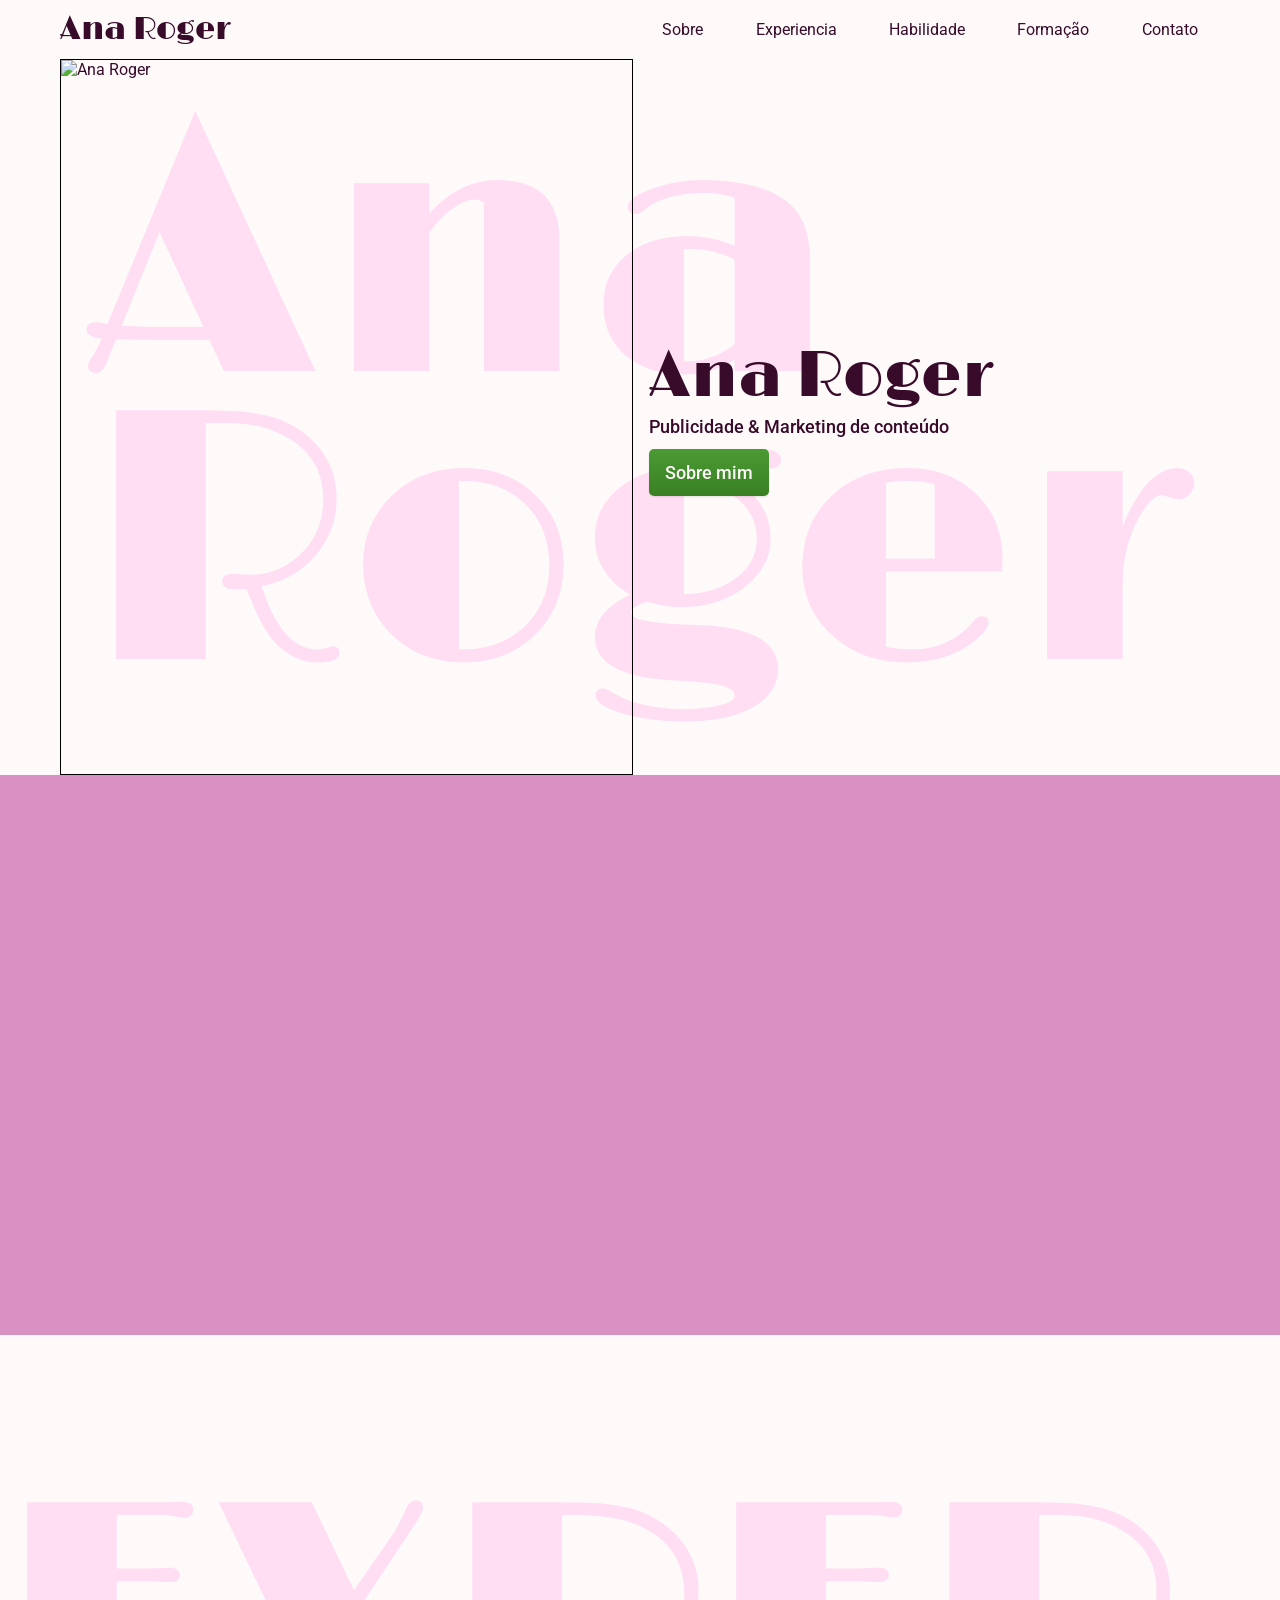
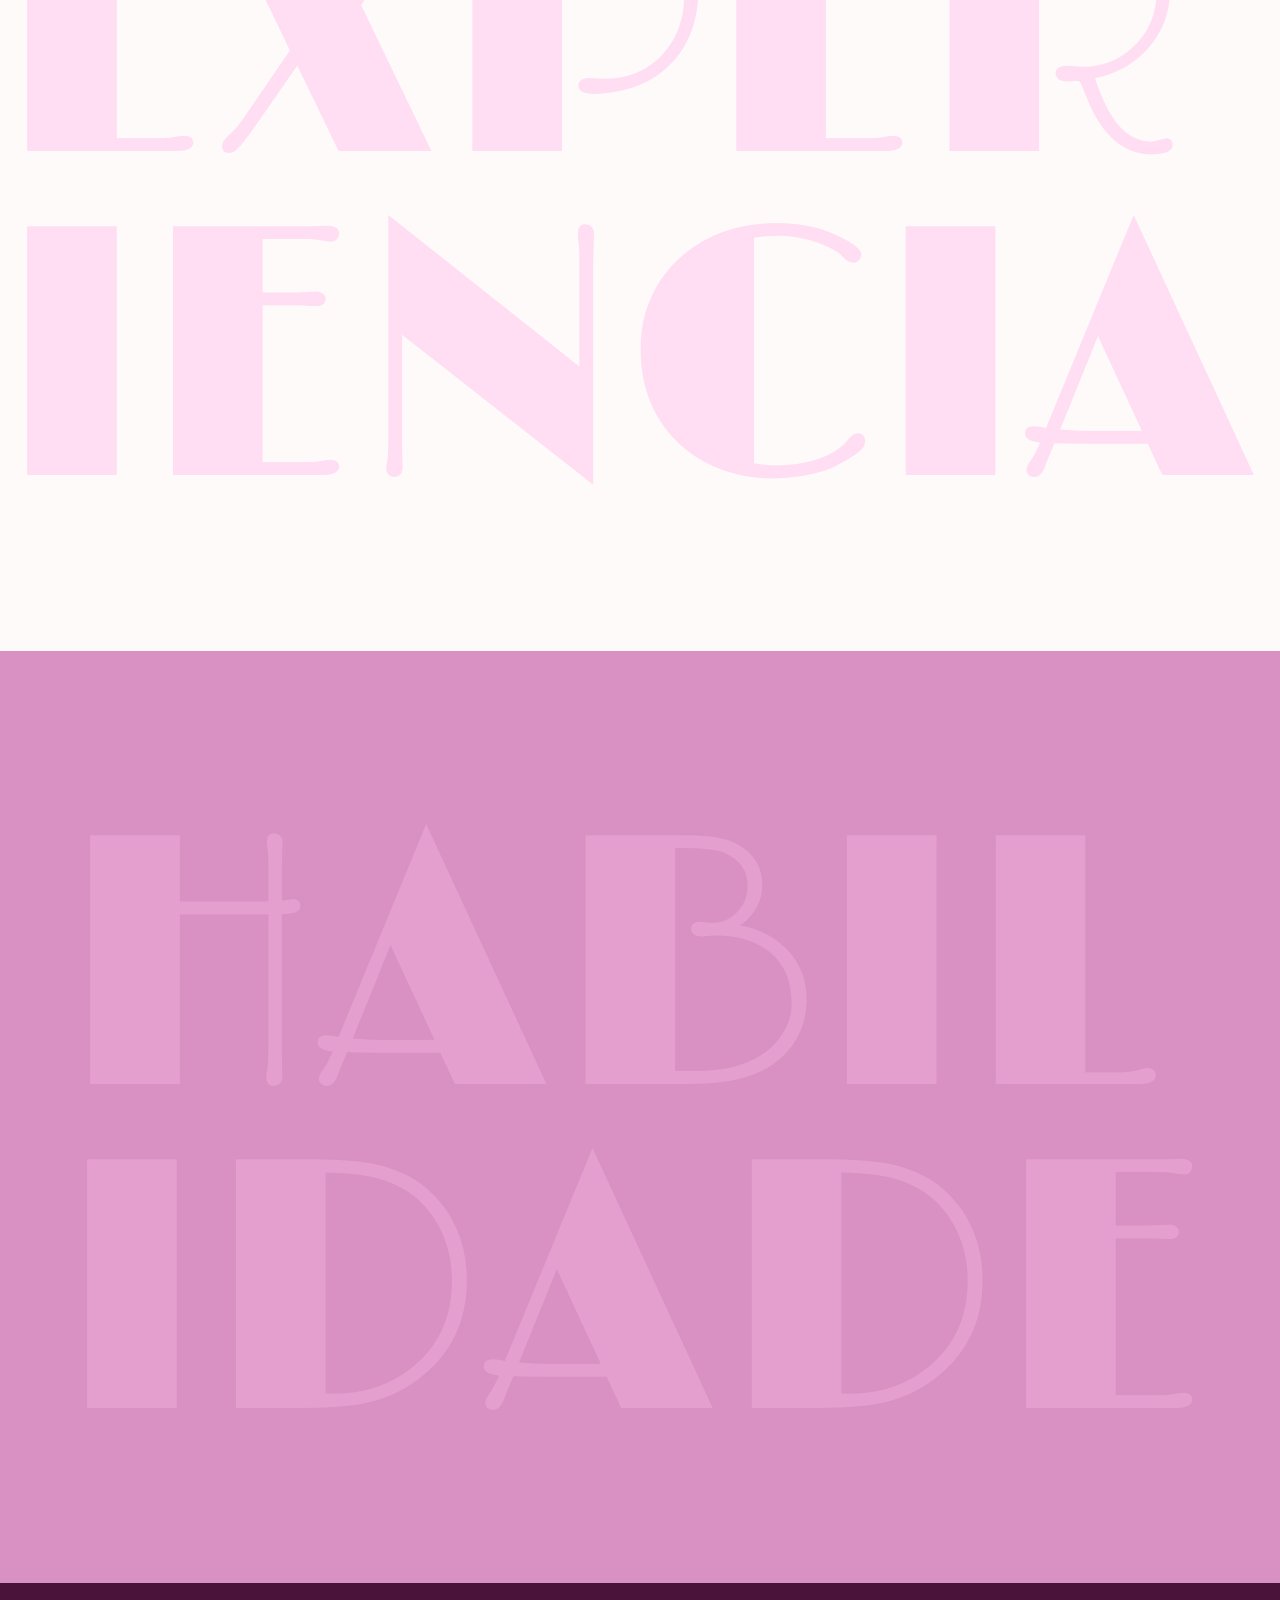
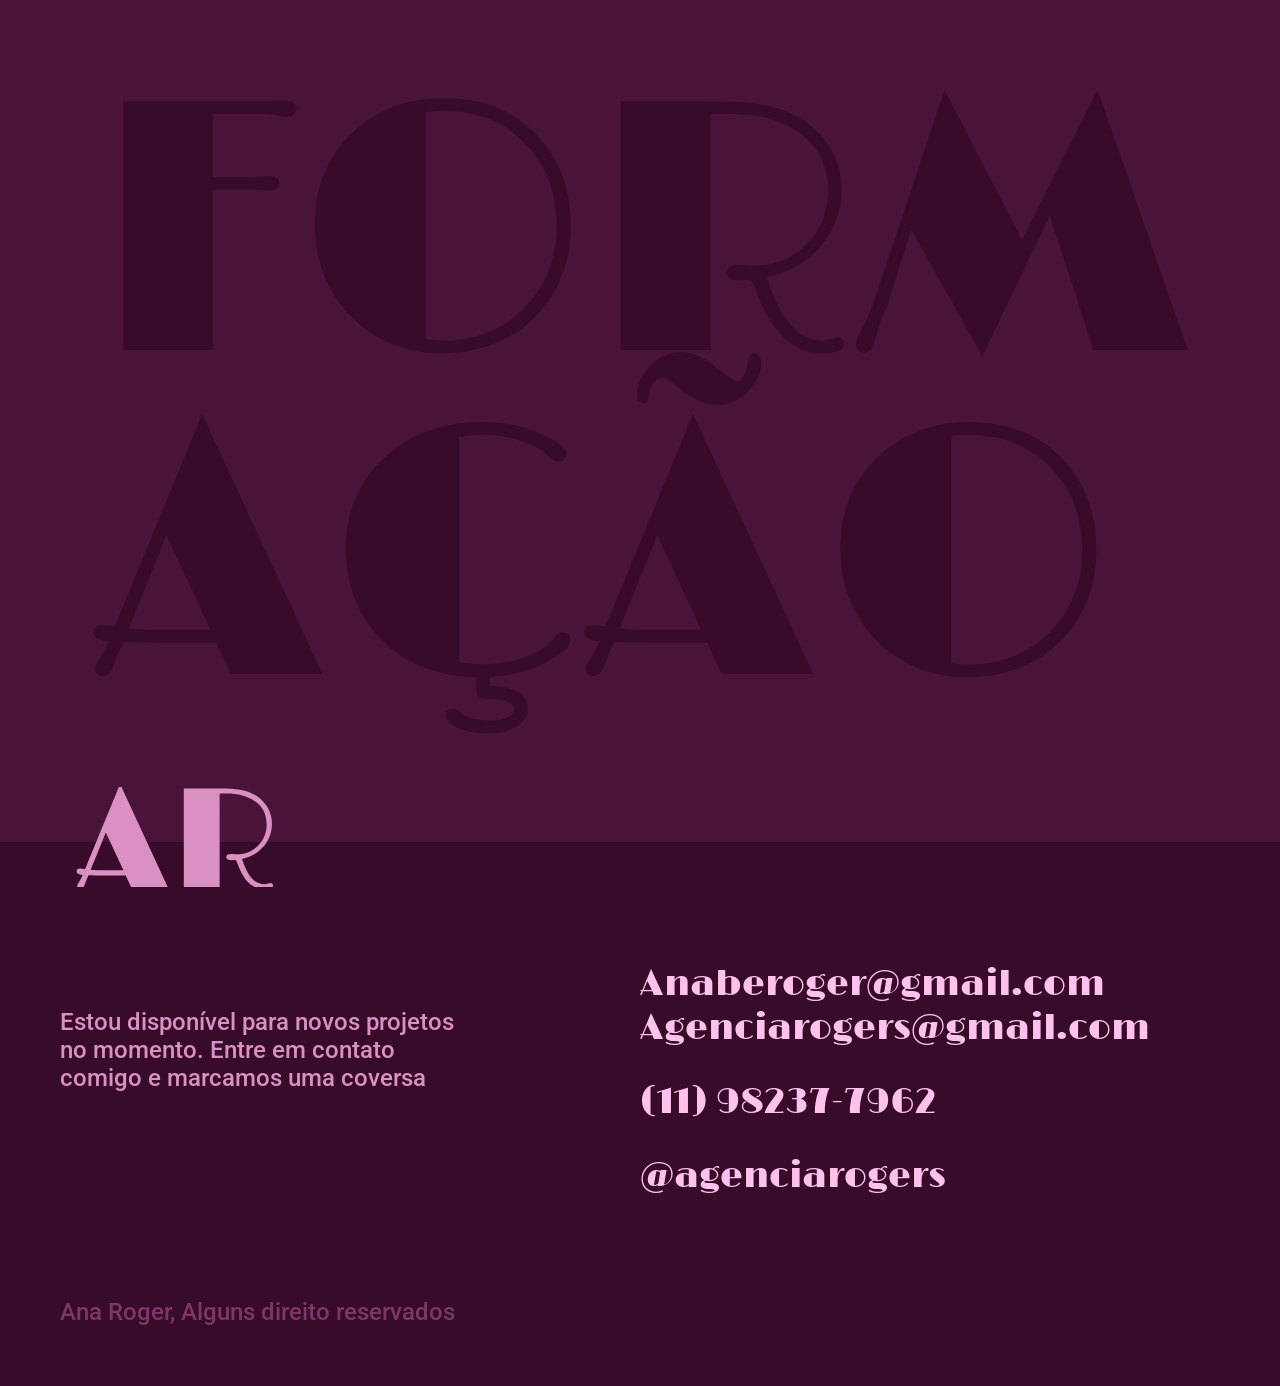
<file: index.html>
<!DOCTYPE html>
<html lang="pt-br">
  <head>
    <meta charset="UTF-8" />
    <meta name="viewport" content="width=device-width, initial-scale=1.0" />
    <link rel="stylesheet" href="./styles/index.css" />
    <link rel="preconnect" href="https://fonts.googleapis.com" />
    <link rel="preconnect" href="https://fonts.gstatic.com" crossorigin />
    <link
      href="https://fonts.googleapis.com/css2?family=Limelight&family=Roboto:ital,wght@0,100..900;1,100..900&display=swap"
      rel="stylesheet"
    />
    <title>Ana Roger</title>
    <script>
      document.documentElement.className += "js";
    </script>
  </head>
  <body>
    <header class="header">
      <div class="header-container container">
        <a href="#">
          <h3 class="logo">Ana Roger</h3>
        </a>
        <ul>
          <li class="link">
            <a href="#sobre">Sobre</a>
          </li>
          <li class="link">
            <a href="#exp">Experiencia</a>
          </li>
          <li class="link">
            <a href="#hab">Habilidade</a>
          </li>
          <li class="link">
            <a href="#for">Formação</a>
          </li>
          <li class="link">
            <a href="#contato">Contato</a>
          </li>
        </ul>
      </div>
    </header>

    <main class="introducao">
      <div class="introducao-content container">
        <picture class="fadeInDown" data-anime="800">
          <source media="(max-width: 800px)" data-anime='left' />
          <!-- srcset="./img/bicicletas/nimbus.jpg" -->
          <!-- src="./img/fotos/introducao.jpg" -->
          <img width="1280" height="1600" alt="Ana Roger" data-anime='left' />
        </picture>
        <div class="introducao-dados" data-anime='right'>
          <h1>Ana Roger</h1>
          <p>Publicidade & Marketing de conteúdo</p>
          <a class="btn" href="#sobre">Sobre mim</a>
        </div>
      </div>
    </main>

    <article class="sobre" id="sobre">
      <h1 data-anime='top'>Sobre mim.</h1>
      <p data-anime='top'>
        Olá! Sou Ana Beatriz, uma apaixonada por Publicidade e Propaganda, com
        21 anos e atualmente no segundo ano de curso. Há três anos, mergulhei no
        universo das redes sociais como Social Media, onde desenvolvo
        estratégias criativas e envolventes.
      </p>
    </article>

    <article class="experiencia" id="exp">
      <div class="experiencia-content container">
        <h2 class="text-decoretion" data-anime='left'>
          Expe <br />
          rien <br />
          cia
        </h2>
        <h2 class="text-decoretion-mobile" data-anime='top'>Experiencia</h2>
        <div class="experiencia-dados">
          <p data-anime='right'>
            Minha mais recente experiência acadêmica foi o mestrado que fiz no
            exterior em UX Design. Além disso me mantenho sempre atualizado com
            cursos intensivos online.
          </p>
          <ul class="experiencia-empresa">
            <li class="experiencia-empresa-dados" data-anime='right'>
              <div>
                <p>05/2024 - atual</p>
                <small>Estagio</small>
              </div>
              <h3>Empresa um</h3>
              <p>
                Desenvolvo pequenosprojetos como o Bikcraft utilizando apenas
                HTML, CSS e JavaScript. Para aplicativos web como a rede social
                Dogs.
              </p>
            </li>
            <li class="experiencia-empresa-dados" data-anime='right'>
              <div>
                <p>05/2024 - atual</p>
                <small>Estagio</small>
              </div>
              <h3>Empresa um</h3>
              <p>
                Desenvolvo pequenosprojetos como o Bikcraft utilizando apenas
                HTML, CSS e JavaScript. Para aplicativos web como a rede social
                Dogs.
              </p>
            </li>
          </ul>
        </div>
      </div>
    </article>

    <article class="habilidade" id="hab">
      <div class="habilidade-content container">
        <h2 class="text-decoretion" data-anime='left'>
          Hab <br />
          ilid <br />
          ade
        </h2>
        <h2 class="text-decoretion-mobile">Habilidade</h2>
        <ul class="habilidade-list">
          <li class="habilidade-item" data-anime='top'>
            <h4>Design Gráfico</h4>
            <p>
              Desenvolvo pequenosprojetos como o Bikcraft utilizando apenas
              HTML, CSS e JavaScript. Para aplicativos web como a rede social
              Dogs.
            </p>
          </li>
          <li class="habilidade-item" data-anime='top'>
            <h4>Roteirização</h4>
            <p>
              Desenvolvo pequenosprojetos como o Bikcraft utilizando apenas
              HTML, CSS e JavaScript. Para aplicativos web como a rede social
              Dogs.
            </p>
          </li>
          <li class="habilidade-item" data-anime='top'>
            <h4>Trabalho em Equipe</h4>
            <p>
              Desenvolvo pequenosprojetos como o Bikcraft utilizando apenas
              HTML, CSS e JavaScript. Para aplicativos web como a rede social
              Dogs.
            </p>
          </li>
          <li class="habilidade-item" data-anime='top'>
            <h4>Criação de Estratégia</h4>
            <p>
              Desenvolvo pequenosprojetos como o Bikcraft utilizando apenas
              HTML, CSS e JavaScript. Para aplicativos web como a rede social
              Dogs.
            </p>
          </li>
          <li class="habilidade-item" data-anime='top'>
            <h4>Relatórios</h4>
            <p>
              Desenvolvo pequenosprojetos como o Bikcraft utilizando apenas
              HTML, CSS e JavaScript. Para aplicativos web como a rede social
              Dogs.
            </p>
          </li>
        </ul>
      </div>
    </article>

    <article class="formacao" id="for">
      <div class="formacao-content container" data-anime='right'>
        <h2 class="text-decoretion cor-1">
          For <br />
          maç <br />
          ão
        </h2>
        <h2 class="text-decoretion-mobile cor-1">Formação</h2>
        <div class="formacao-dados">
          <p class="cor-1">
            Minha mais recente experiência acadêmica foi o mestrado que fiz no
            exterior em UX Design. Além disso me mantenho sempre atualizado com
            cursos intensivos online.
          </p>
          <ul class="formacao-list">
            <li class="formacao-item">
              <small>Bacharel</small>
              <h2>Publicidade</h2>
              <p>CEUNSP</p>
            </li>
            <li class="formacao-item">
              <small>Bacharel</small>
              <h2>Publicidade</h2>
              <p>CEUNSP</p>
            </li>
            <li class="formacao-item">
              <small>Bacharel</small>
              <h2>Publicidade</h2>
              <p>CEUNSP</p>
            </li>
          </ul>
          <div class="list-cur">
            <h5 class="cor-1">Cursos Intensivos</h5>
            <ul class="item-cur">
              <li>
                <p class="cor-1">UX Design & UI Design</p>
                <small class="cor-1">57h</small>
              </li>
              <li class="cor-1">
                <p>Front End para Iniciante</p>
                <small>48h</small>
              </li>
            </ul>
          </div>
          <div class="list-idi">
            <h5 class="cor-1">Idiomas</h5>
            <ul class="item-idi">
              <li>
                <p class="cor-1">
                  Ingles
                  <span> / fluente </span>
                </p>
              </li>
              <li>
                <p class="cor-1">
                  Espanhol
                  <span> / intermediário </span>
                </p>
              </li>
            </ul>
          </div>
        </div>
      </div>
    </article>

    <footer class="footer" id="contato">
      <div class="footer-content container">
        <p class="cor-1" data-anime='left'>
          Estou disponível para novos projetos no momento. Entre em contato
          comigo e marcamos uma coversa
        </p>
        <div class="contato" data-anime='right'>
          <div class="link">
            <a href="#">Anaberoger@gmail.com</a>
            <a href="#">Agenciarogers@gmail.com</a>
          </div>
          <a href="#">(11) 98237-7962</a>
          <a href="#">@agenciarogers</a>
        </div>
        <p class="copy">Ana Roger, Alguns direito reservados</p>
      </div>
    </footer>

    <script src="./js/scripe.js"></script>
  </body>
</html>
</file>
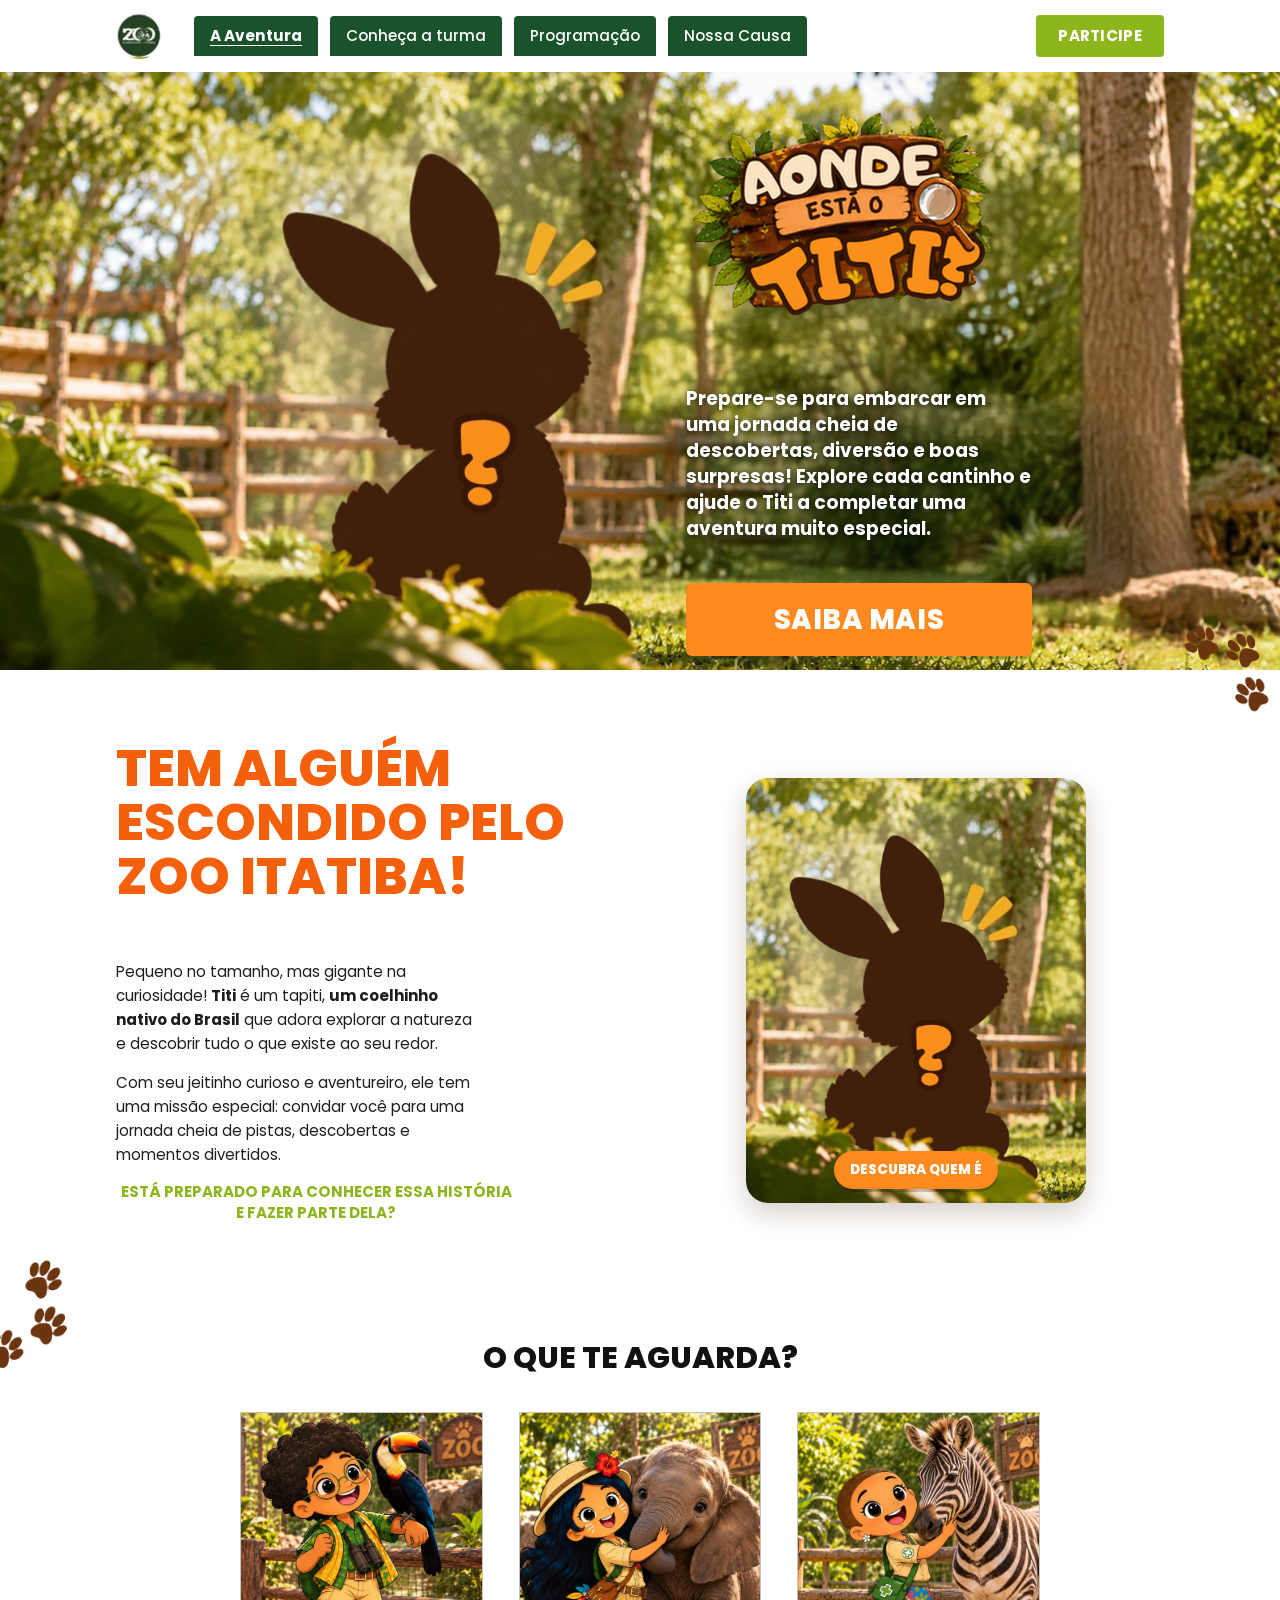
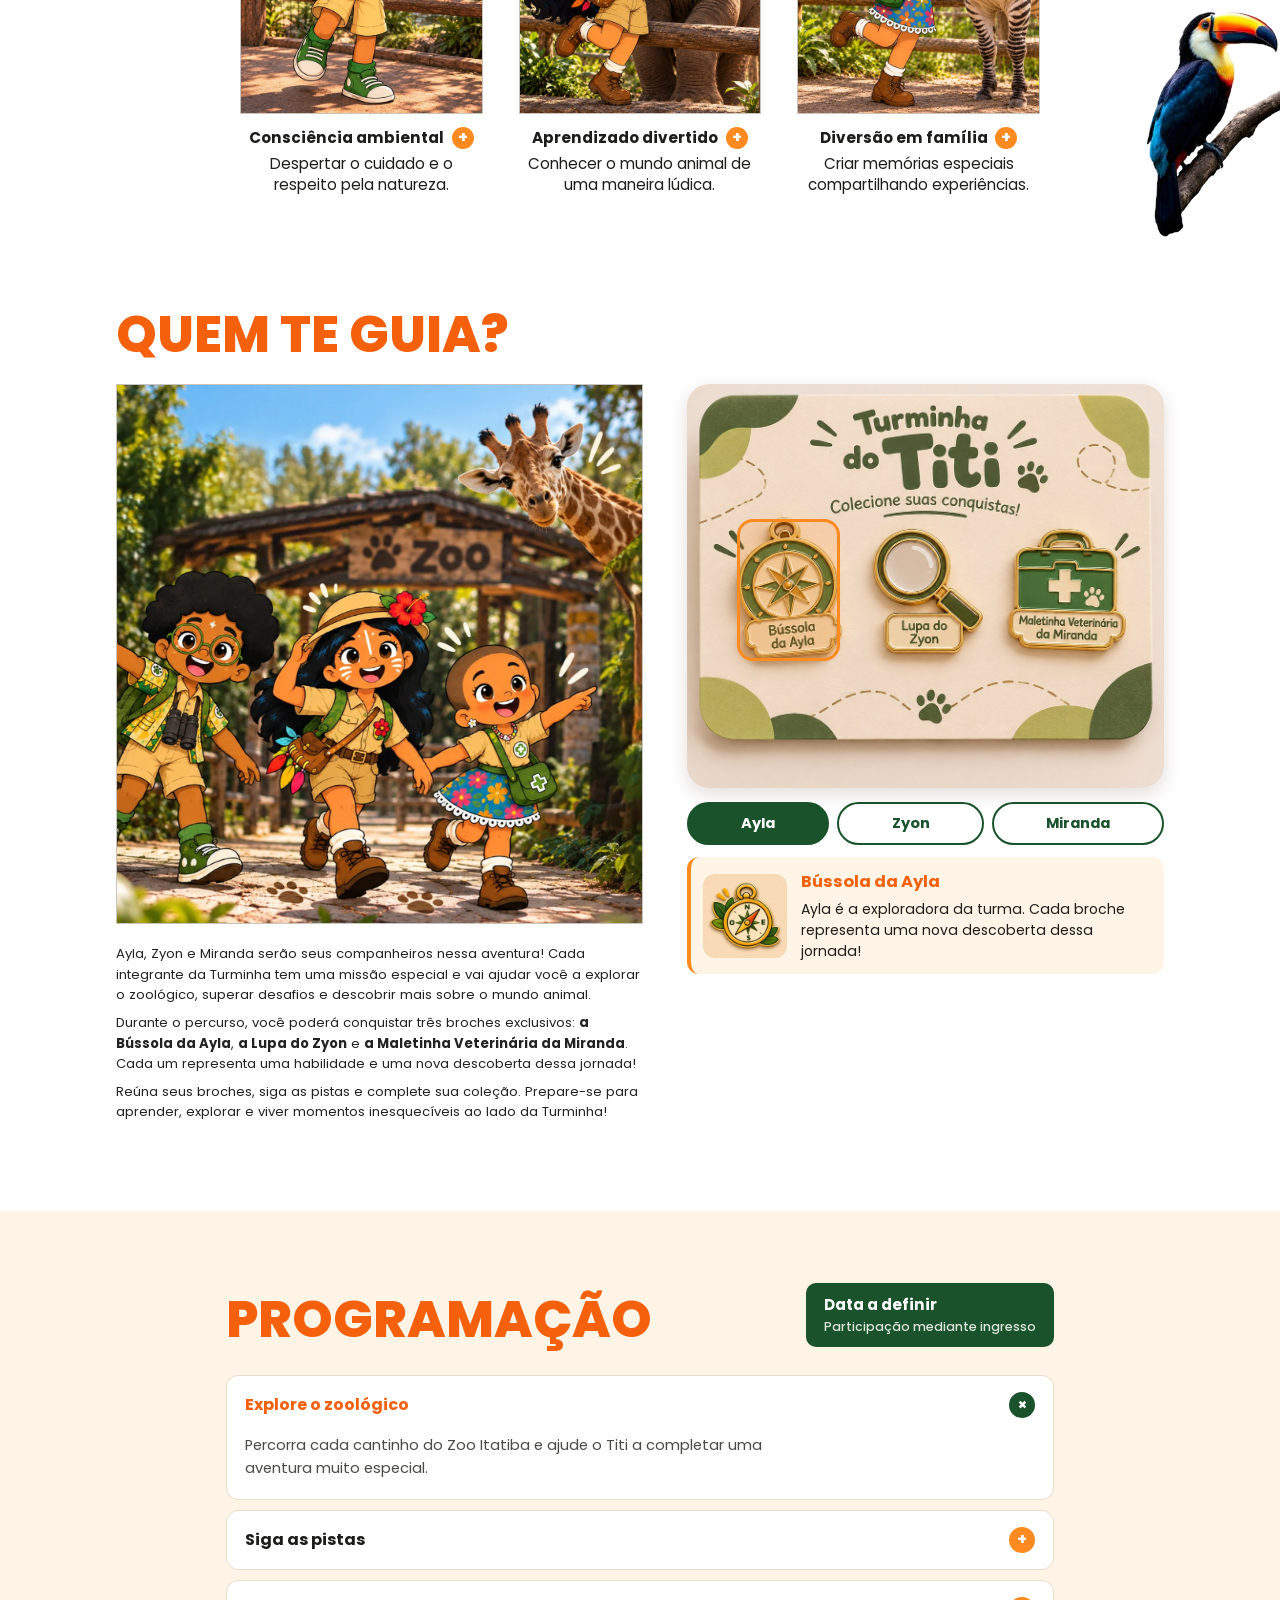
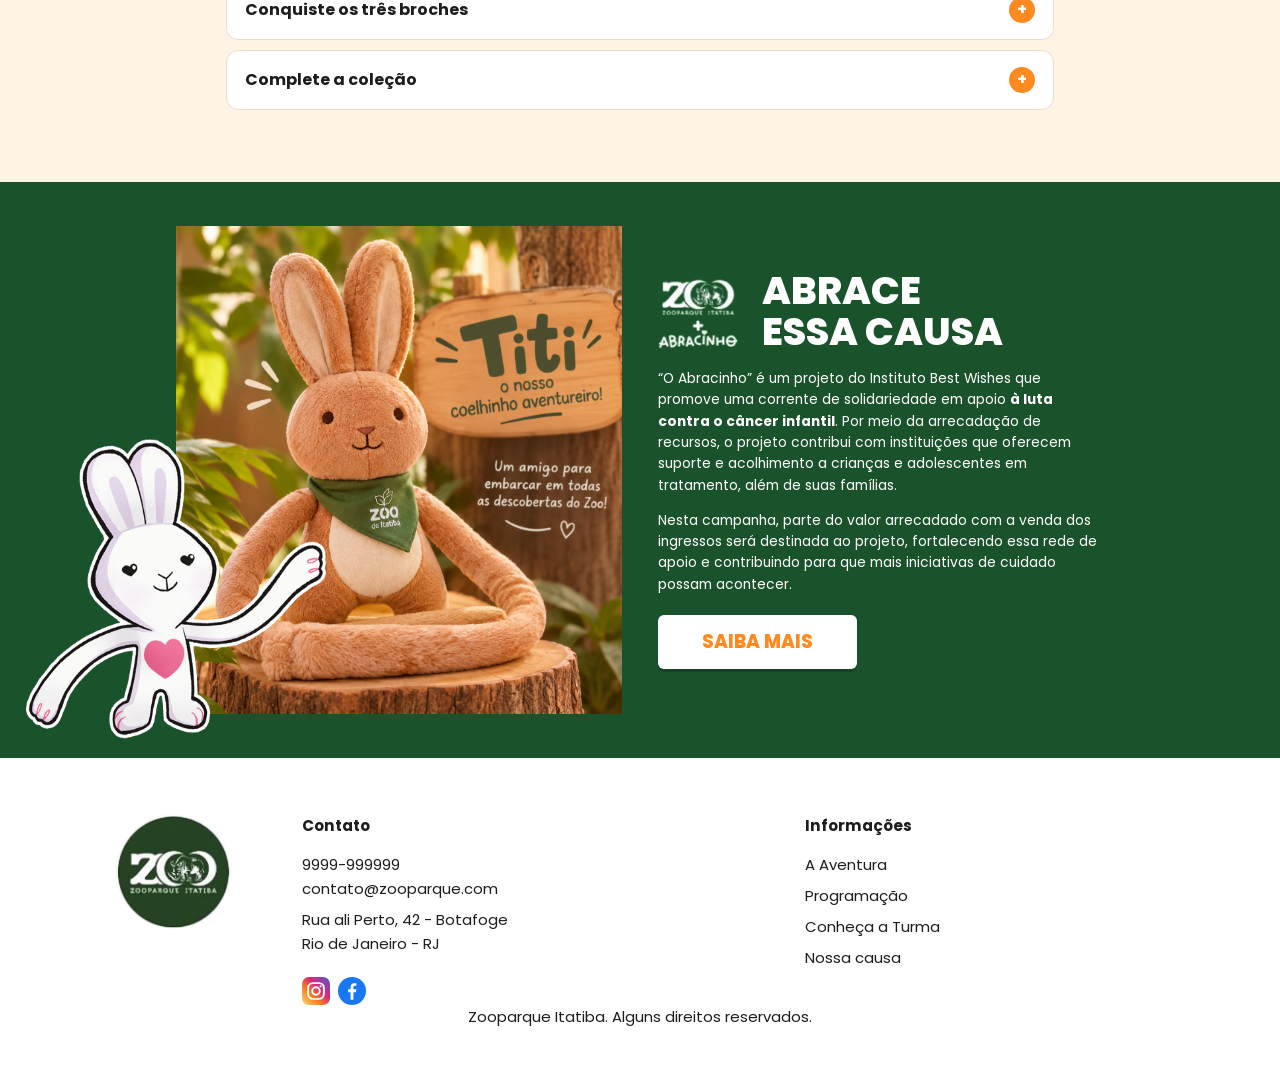
<file: aondeestaotiti/index.html>
<!DOCTYPE html>
<html lang="pt-br">
<head>
  <meta charset="UTF-8">
  <meta name="viewport" content="width=device-width, initial-scale=1.0">
  <title>Aonde Está o Titi?</title>
<meta name="claude:viewport-fit-sides" content="cover">
<link rel="preconnect" href="https://fonts.googleapis.com">
<link rel="preconnect" href="https://fonts.gstatic.com" crossorigin>
<link rel="stylesheet" href="https://fonts.googleapis.com/css2?family=Poppins:wght@400;500;600;700;800&display=swap">
<link rel="stylesheet" href="styles.css">
<link rel="icon" href="./img/logo-foot.jpg">
</head>
<body>
  <header class="site-header">
    <div class="wrap">
      <a class="brand" href="#aventura" aria-label="Zooparque Itatiba, início"><img src="img/logo-head.png" alt="Zooparque Itatiba" width="46" height="46"></a>
      <nav class="nav" id="nav" aria-label="Seções da página">
        <a href="#aventura" aria-current="true">A Aventura</a>
        <a href="#turma">Conheça a turma</a>
        <a href="#programacao">Programação</a>
        <a href="#causa">Nossa Causa</a>
      </nav>
      <button class="btn-participe" type="button" data-open-modal>Participe</button>
      <button class="burger" id="burger" type="button" aria-expanded="false" aria-controls="nav" aria-label="Abrir menu"><span></span></button>
    </div>
  </header>
  
  <main>
    <section class="hero" id="aventura" aria-label="Aonde está o Titi?">
      <div class="hero-stage">
        <div class="hero-media">
          <img class="hero-bg" src="img/hero.jpg" alt="Silhueta do coelhinho Titi escondido entre as árvores do zoológico" width="1265" height="589">
          <img class="hero-logo" src="img/logo-aonde.png" alt="Aonde está o Titi?" width="651" height="507">
        </div>
        <div class="hero-copy">
          <p>Prepare-se para embarcar em uma jornada cheia de descobertas, diversão e boas surpresas! Explore cada cantinho e ajude o Titi a completar uma aventura muito especial.</p>
          <a class="btn-orange" href="#titi">Saiba mais</a>
        </div>
      </div>
    </section>
  
    <section class="intro" id="titi">
      <img class="paws-r" src="img/patas1.png" alt="" aria-hidden="true">
      <img class="paws-l" src="img/patas2.png" alt="" aria-hidden="true">
      <div class="wrap">
        <div class="intro-text">
          <h2 class="h-orange">Tem alguém escondido pelo Zoo Itatiba!</h2>
          <p>Pequeno no tamanho, mas gigante na curiosidade! <strong>Titi</strong> é um tapiti, <strong>um coelhinho nativo do Brasil</strong> que adora explorar a natureza e descobrir tudo o que existe ao seu redor.</p>
          <p>Com seu jeitinho curioso e aventureiro, ele tem uma missão especial: convidar você para uma jornada cheia de pistas, descobertas e momentos divertidos.</p>
          <p class="tagline">Está preparado para conhecer essa história e fazer parte dela?</p>
        </div>
        <button class="reveal" id="reveal" type="button" aria-pressed="false" aria-label="Toque para descobrir quem está escondido">
          <span class="reveal-inner">
            <span class="face front">
              <img src="img/silhueta.jpg" alt="Silhueta do Titi com um ponto de interrogação">
              <span class="reveal-label">Descubra quem é</span>
            </span>
            <span class="face back">
              <img src="img/titi-foto.jpg" alt="Titi, o coelhinho aventureiro de pelúcia, com lenço verde do Zoo">
              <span class="reveal-label">Oi, eu sou o Titi!</span>
            </span>
          </span>
        </button>
      </div>
    </section>
  
    <section class="aguarda" aria-labelledby="t-aguarda">
      <div class="wrap">
        <h2 id="t-aguarda">O que te aguarda?</h2>
        <div class="cards">
          <article class="card">
            <button type="button" aria-expanded="false" aria-controls="m1">
              <div class="ph"><img src="img/card1.jpg" alt="Ayla com binóculos e um tucano no ombro" loading="lazy"></div>
              <h3>Consciência ambiental <span class="plus" aria-hidden="true">+</span></h3>
              <p class="lead">Despertar o cuidado e o respeito pela natureza.</p>
            </button>
            <div class="more" id="m1"><div><p>Ao longo do percurso, cada pista traz um recado sobre cuidar do ambiente e dos animais que vivem nele.</p></div></div>
          </article>
          <article class="card">
            <button type="button" aria-expanded="false" aria-controls="m2">
              <div class="ph"><img src="img/card2.jpg" alt="Miranda abraçando um filhote de elefante" loading="lazy"></div>
              <h3>Aprendizado divertido <span class="plus" aria-hidden="true">+</span></h3>
              <p class="lead">Conhecer o mundo animal de uma maneira lúdica.</p>
            </button>
            <div class="more" id="m2"><div><p>As pistas transformam curiosidades sobre os bichos em brincadeira, e aprender vira parte da aventura.</p></div></div>
          </article>
          <article class="card">
            <button type="button" aria-expanded="false" aria-controls="m3">
              <div class="ph"><img src="img/card3.jpg" alt="Menina acariciando uma zebra" loading="lazy"></div>
              <h3>Diversão em família <span class="plus" aria-hidden="true">+</span></h3>
              <p class="lead">Criar memórias especiais compartilhando experiências.</p>
            </button>
            <div class="more" id="m3"><div><p>Crianças e adultos seguem juntos, trocam descobertas e voltam para casa com uma história para contar.</p></div></div>
          </article>
        </div>
      </div>
      <img class="tucano" src="img/tucano.png" alt="" aria-hidden="true">
    </section>
  
    <section class="turma" id="turma" aria-labelledby="t-turma">
      <div class="wrap">
        <h2 class="h-orange" id="t-turma">Quem te guia?</h2>
        <div class="grid">
          <div>
            <div class="photo">
              <img src="img/Turminha-do-zoo.png" alt="Ayla, Zyon e Miranda, a Turminha do Zoo, caminhando pelo zoológico" loading="lazy">
            </div>
            <div class="turma-text">
          <p>Ayla, Zyon e Miranda serão seus companheiros nessa aventura! Cada integrante da Turminha tem uma missão especial e vai ajudar você a explorar o zoológico, superar desafios e descobrir mais sobre o mundo animal.</p>
          <p>Durante o percurso, você poderá conquistar três broches exclusivos: <strong>a Bússola da Ayla</strong>, <strong>a Lupa do Zyon</strong> e <strong>a Maletinha Veterinária da Miranda</strong>. Cada um representa uma habilidade e uma nova descoberta dessa jornada!</p>
          <p>Reúna seus broches, siga as pistas e complete sua coleção. Prepare-se para aprender, explorar e viver momentos inesquecíveis ao lado da Turminha!</p>
        </div>
          </div>
          <div>
            <div class="brindes" id="brindes">
              <img src="img/brindes.jpg" alt="Cartela da Turminha do Zoo com três broches: bússola, lupa e maletinha veterinária" loading="lazy">
              <button class="pin p1" type="button" role="tab" aria-selected="true" data-tab="ayla" aria-label="Bússola da Ayla"></button>
              <button class="pin p2" type="button" role="tab" aria-selected="false" data-tab="zyon" aria-label="Lupa do Zyon"></button>
              <button class="pin p3" type="button" role="tab" aria-selected="false" data-tab="miranda" aria-label="Maletinha Veterinária da Miranda"></button>
            </div>
            <div class="tabs" role="tablist" aria-label="Conheça cada integrante">
              <button class="tab" type="button" role="tab" aria-selected="true" data-tab="ayla">Ayla</button>
              <button class="tab" type="button" role="tab" aria-selected="false" data-tab="zyon">Zyon</button>
              <button class="tab" type="button" role="tab" aria-selected="false" data-tab="miranda">Miranda</button>
            </div>
            <div class="tabpanel" id="tabpanel" role="tabpanel" aria-live="polite">
              <img src="img/pin-ayla.jpg" alt="Broche Bússola da Ayla" width="84" height="84">
              <div>
                <strong>Bússola da Ayla</strong>
                <p>Ayla é a exploradora da turma. Cada broche representa uma nova descoberta dessa jornada!</p>
              </div>
            </div>
          </div>
        </div>
        <!-- <div class="turma-text">
          <p>Ayla, Zyon e Miranda serão seus companheiros nessa aventura! Cada integrante da Turminha tem uma missão especial e vai ajudar você a explorar o zoológico, superar desafios e descobrir mais sobre o mundo animal.</p>
          <p>Durante o percurso, você poderá conquistar três broches exclusivos: <strong>a Bússola da Ayla</strong>, <strong>a Lupa do Zyon</strong> e <strong>a Maletinha Veterinária da Miranda</strong>. Cada um representa uma habilidade e uma nova descoberta dessa jornada!</p>
          <p>Reúna seus broches, siga as pistas e complete sua coleção. Prepare-se para aprender, explorar e viver momentos inesquecíveis ao lado da Turminha!</p>
        </div> -->
      </div>
    </section>
  
    <section class="prog" id="programacao" aria-labelledby="t-prog">
      <div class="wrap">
        <div class="prog-head">
          <h2 class="h-orange" id="t-prog">Programação</h2>
          <div class="badge">Data a definir<small>Participação mediante ingresso</small></div>
        </div>
        <div class="acc">
          <details open>
            <summary>Explore o zoológico</summary>
            <p>Percorra cada cantinho do Zoo Itatiba e ajude o Titi a completar uma aventura muito especial.</p>
          </details>
          <details>
            <summary>Siga as pistas</summary>
            <p>Ao lado de Ayla, Zyon e Miranda, você supera desafios e descobre mais sobre o mundo animal.</p>
          </details>
          <details>
            <summary>Conquiste os três broches</summary>
            <p>A Bússola da Ayla, a Lupa do Zyon e a Maletinha Veterinária da Miranda. Cada um representa uma nova descoberta.</p>
          </details>
          <details>
            <summary>Complete a coleção</summary>
            <p>Reúna os broches e viva momentos inesquecíveis ao lado da Turminha.</p>
          </details>
        </div>
      </div>
    </section>
  
    <section class="causa" id="causa" aria-labelledby="t-causa">
      <div class="wrap">
        <div class="titi-wrap">
          <img src="img/titi.png" alt="Titi, o nosso coelhinho aventureiro, ao lado do mascote do Abracinho" loading="lazy">
          <div class="titi-img">
            <img src="./img/coelho-abracinho.png" alt="Coelho Branco" srcset="./img/coelho-abracinho.png">
          </div>
        </div>
        <div>
          <div class="causa-head">
            <img src="img/logo-abracinho.png" alt="Zooparque Itatiba e Abracinho">
            <h2 id="t-causa">Abrace<br>essa causa</h2>
          </div>
          <p>“O Abracinho” é um projeto do Instituto Best Wishes que promove uma corrente de solidariedade em apoio <strong>à luta contra o câncer infantil</strong>. Por meio da arrecadação de recursos, o projeto contribui com instituições que oferecem suporte e acolhimento a crianças e adolescentes em tratamento, além de suas famílias.</p>
          <p>Nesta campanha, parte do valor arrecadado com a venda dos ingressos será destinada ao projeto, fortalecendo essa rede de apoio e contribuindo para que mais iniciativas de cuidado possam acontecer.</p>
          <a class="btn-white" id="causa-btn" href="https://deumabracinho.com.br/" target="_blank" rel="noopener">Saiba mais</a>
        </div>
      </div>
    </section>
  </main>
  
  <footer class="foot">
    <div class="wrap">
      <div class="cols">
        <div><img class="logo" src="img/logo-foot.jpg" alt="Zooparque Itatiba" width="115" height="115"></div>
        <div>
          <h4>Contato</h4>
          <p>9999-999999<br>contato@zooparque.com</p>
          <p>Rua ali Perto, 42 - Botafoge<br>Rio de Janeiro - RJ</p>
          <div class="social">
            <a href="https://www.instagram.com/" aria-label="Instagram" target="_blank" rel="noopener">
              <svg viewBox="0 0 32 32" width="28" height="28" role="img" aria-hidden="true"><defs><linearGradient id="ig" x1="0" y1="1" x2="1" y2="0"><stop offset="0" stop-color="#feda75"/><stop offset=".35" stop-color="#fa7e1e"/><stop offset=".6" stop-color="#d62976"/><stop offset="1" stop-color="#4f5bd5"/></linearGradient></defs><rect width="32" height="32" rx="8" fill="url(#ig)"/><rect x="7" y="7" width="18" height="18" rx="5.5" fill="none" stroke="#fff" stroke-width="2.2"/><circle cx="16" cy="16" r="4.3" fill="none" stroke="#fff" stroke-width="2.2"/><circle cx="21.3" cy="10.7" r="1.3" fill="#fff"/></svg>
            </a>
            <a href="https://www.facebook.com/" aria-label="Facebook" target="_blank" rel="noopener">
              <svg viewBox="0 0 32 32" width="28" height="28" role="img" aria-hidden="true"><circle cx="16" cy="16" r="16" fill="#1877f2"/><path d="M17.6 26v-8.7h2.9l.5-3.4h-3.4v-2.1c0-1 .4-1.7 1.8-1.7h1.7V7.1c-.3 0-1.3-.1-2.5-.1-2.6 0-4.2 1.5-4.2 4.3v2.6H11.5v3.4h2.9V26h3.2z" fill="#fff"/></svg>
            </a>
          </div>
        </div>
        <div>
          <h4>Informações</h4>
          <ul>
            <li><a href="#aventura">A Aventura</a></li>
            <li><a href="#programacao">Programação</a></li>
            <li><a href="#turma">Conheça a Turma</a></li>
            <li><a href="#causa">Nossa causa</a></li>
          </ul>
        </div>
      </div>
      <p class="copy">Zooparque Itatiba. Alguns direitos reservados.</p>
    </div>
  </footer>
  
  <div class="overlay" id="overlay" hidden>
    <div class="modal" role="dialog" aria-modal="true" aria-labelledby="m-title">
      <button class="close" type="button" aria-label="Fechar" data-close-modal>&times;</button>
      <h2 id="m-title">Participe da aventura</h2>
      <p>Garanta seu ingresso na bilheteria do Zooparque Itatiba</p>
      <button class="btn-orange" type="button" data-close-modal>Entendi</button>
    </div>
  </div>
  <script>
  (function () {
    var $ = function (s, r) { return (r || document).querySelector(s); };
    var $$ = function (s, r) { return Array.prototype.slice.call((r || document).querySelectorAll(s)); };
  
    /* menu mobile */
    var burger = $('#burger'), nav = $('#nav');
    function setMenu(open) {
      nav.classList.toggle('open', open);
      burger.setAttribute('aria-expanded', String(open));
      burger.setAttribute('aria-label', open ? 'Fechar menu' : 'Abrir menu');
    }
    burger.addEventListener('click', function () { setMenu(!nav.classList.contains('open')); });
    $$('a', nav).forEach(function (a) { a.addEventListener('click', function () { setMenu(false); }); });
  
    /* link ativo no menu */
    var links = $$('a', nav);
    var targets = links.map(function (a) { return $(a.getAttribute('href')); });
    function markActive() {
      var y = window.scrollY + 140, idx = 0;
      targets.forEach(function (t, i) { if (t && t.offsetTop <= y) idx = i; });
      links.forEach(function (a, i) { a.setAttribute('aria-current', String(i === idx)); });
    }
    window.addEventListener('scroll', markActive, { passive: true });
    markActive();
  
    /* revelar o Titi */
    var reveal = $('#reveal');
    reveal.addEventListener('click', function () {
      var on = reveal.getAttribute('aria-pressed') === 'true';
      reveal.setAttribute('aria-pressed', String(!on));
    });
  
    /* cards que expandem */
    $$('.card > button').forEach(function (btn) {
      btn.addEventListener('click', function () {
        var open = btn.getAttribute('aria-expanded') === 'true';
        btn.setAttribute('aria-expanded', String(!open));
        $('#' + btn.getAttribute('aria-controls')).classList.toggle('open', !open);
      });
    });
  
    /* turminha: abas + broches */
    var info = {
      ayla: ['Bússola da Ayla', 'Ayla é a exploradora da turma. Cada broche representa uma nova descoberta dessa jornada!', 'img/pin-ayla.jpg'],
      zyon: ['Lupa do Zyon', 'Zyon é o observador atento. Cada broche representa uma nova descoberta dessa jornada!', 'img/pin-zyon.jpg'],
      miranda: ['Maletinha Veterinária da Miranda', 'Miranda cuida dos bichos. Cada broche representa uma nova descoberta dessa jornada!', 'img/pin-miranda.jpg']
    };
    var picks = $$('[data-tab]');
    function pick(key) {
      picks.forEach(function (el) { el.setAttribute('aria-selected', String(el.getAttribute('data-tab') === key)); });
      var panel = $('#tabpanel');
      panel.innerHTML = '';
      var im = document.createElement('img'); im.src = info[key][2]; im.alt = 'Broche ' + info[key][0]; im.width = 84; im.height = 84;
      var box = document.createElement('div');
      var s = document.createElement('strong'); s.textContent = info[key][0];
      var p = document.createElement('p'); p.textContent = info[key][1];
      box.appendChild(s); box.appendChild(p);
      panel.appendChild(im); panel.appendChild(box);
    }
    picks.forEach(function (el) { el.addEventListener('click', function () { pick(el.getAttribute('data-tab')); }); });
  
    /* modal participe */
    var overlay = $('#overlay'), lastFocus = null;
    function openModal() {
      lastFocus = document.activeElement;
      overlay.hidden = false;
      var c = $('.close', overlay); if (c) c.focus();
    }
    function closeModal() {
      overlay.hidden = true;
      if (lastFocus && lastFocus.focus) lastFocus.focus();
    }
    $$('[data-open-modal]').forEach(function (b) { b.addEventListener('click', openModal); });
    $$('[data-close-modal]').forEach(function (b) { b.addEventListener('click', closeModal); });
    overlay.addEventListener('click', function (e) { if (e.target === overlay) closeModal(); });
    document.addEventListener('keydown', function (e) {
      if (e.key === 'Escape') { if (!overlay.hidden) closeModal(); else setMenu(false); }
    });
  })();
  </script>
</body>
</html>
</file>
<file: styles/index.css>
html {
  scroll-behavior: smooth;
}

body {
  margin: 0;
  font-family: "Roboto", serif;
  color: #380b2a;
  background-color: #fffafa;
}

h1,
h2,
h3,
h4,
ul,
p,
dd,
blockquote {
  margin: 0px;
}

ul {
  padding: 0;
  list-style: none;
}

a {
  text-decoration: none;
  color: inherit;
}

img {
  max-width: 100%;
  height: auto;
  display: block;
}

img[src$=".jpg"] {
  border-radius: 4px;
}

h1 {
  font-family: "Limelight", serif;
  font-weight: 400;
  font-style: normal;
}

.container {
  box-sizing: border-box;
  max-width: 1200px;
  padding-left: 20px;
  padding-right: 20px;
  margin-left: auto;
  margin-right: auto;
}

.header {
  box-shadow: 0 1px 2px rgba(0, 0, 0, 0.1);
}

.header-container {
  display: grid;
  grid-template-columns: 1fr 1fr;
  align-items: center;
}

.logo {
  font-family: "Limelight", serif;
  font-weight: 400;
  font-style: normal;
  font-size: 2rem;
  color: #380b2a;
}

.header-container ul {
  display: flex;
  align-items: center;
  gap: 0.5rem;
  flex-wrap: wrap;
  justify-content: space-around;
}

.header-container .link a {
  padding: 1.25rem 1rem;
  display: block;
  transition: 0.2s;
}

.link a:hover {
  color: #4C9A34;
}

@media (max-width: 50rem) {
  .logo {
    margin-top: 0.75rem;
  }

  .header-container {
    grid-template-columns: 1fr;
    justify-items: center;
  }

  .header-container .link a {
    padding: 1rem 0.75rem;
    display: block;
    transition: 0.2s;
  }
}

.introducao {
  background: #fffafa url("../img/fundo/Ana_Roger.png") no-repeat center center;
}

.introducao-content {
  display: grid;
  grid-template-columns: 1fr 1fr;
  gap: 1.125rem;
  align-items: center;
}

.introducao-content img {
  border: 1px solid #000;
  object-fit: cover;
  width: 100%;
  height: 100%;
}

.introducao-dados h1 {
  font-size: 4rem;
}

.introducao-dados p {
  font-size: 1.125rem;
  font-weight: 500;
}

.introducao-dados .btn {
  padding: 0.8rem 1rem;
  border-radius: 5px;
  font-family: "Roboto", serif;
  font-size: 1.125rem;
  font-weight: 500;
  display: inline-block;
  border: none;
  background: linear-gradient(#4c9a34, #398023);
  color: #fffafa;
  margin-top: 0.75rem;
  cursor: pointer;
  box-shadow: 0 1px 2px rgba(0, 0, 0, 0.1);
}

.introducao-dados .btn:hover {
  background: linear-gradient(#1e5c0b, #114401);
}

@media (max-width: 50rem) {
  .introducao-content {
    grid-template-columns: 1fr;
  }

  .introducao-dados h1 {
    font-size: 2rem;
  }

  .introducao-dados {
    padding-block: 3.75rem;
  }

  .introducao-content img {
    display: none;
  }
}

.sobre {
  background-color: #d990c2;
  display: flex;
  align-items: center;
  justify-content: center;
  flex-direction: column;
  gap: 1.5rem;
  min-height: 560px;
}

.sobre h1 {
  font-size: 4rem;
}

.sobre p {
  font-weight: 500;
  font-size: 1.5rem;
  text-align: center;
  max-width: 750px;
}

@media (max-width: 50rem) {
  .sobre {
    padding: 3.75rem 1.25rem;
    min-height: auto;
  }
  .sobre h1 {
    font-size: 2rem;
  }

  .sobre p {
    font-size: 1.125rem;
    max-width: auto;
  }
}

.experiencia {
  background: #fffafa url("../img/fundo/Experiencia.png") no-repeat center
    center;
}

.experiencia-content {
  display: grid;
  grid-template-columns: 0.5fr 1fr;
  padding-block: 7.5rem;
}

.text-decoretion {
  font-size: 9rem;
  font-family: "Limelight", serif;
  font-weight: 400;
  color: #380b2a;
  line-height: 8rem;
  text-transform: uppercase;
}

.experiencia-empresa {
  display: grid;
  gap: 1.125rem;
}

.experiencia-dados > p {
  font-size: 1.5rem;
  font-weight: 500;
  max-width: 500px;
  margin-bottom: 3.75rem;
}

.experiencia-empresa-dados {
  padding: 2rem;
  background-color: #fffafa;
  border: 1px solid #380b2a;
  border-radius: 5px;
}

.experiencia-empresa-dados div {
  display: flex;
  justify-content: space-between;
  align-items: center;
}

.experiencia-empresa-dados div p {
  font-size: 1.125rem;
  position: relative;
  margin-left: 11px;
}

.experiencia-empresa-dados div p::after {
  content: "";
  display: block;
  width: 4px;
  height: 8px;
  background: linear-gradient(#4c9a34, #398023);
  position: absolute;
  top: 6px;
  left: -11px;
}

.experiencia-empresa-dados div small {
  font-size: 1.125rem;
  text-transform: uppercase;
}

.experiencia-empresa-dados > h3 {
  font-family: "Limelight", serif;
  font-weight: 400;
  font-size: 2rem;
  margin-top: 2.25rem;
  margin-bottom: 1.125rem;
}

.experiencia-empresa-dados > p {
  font-size: 1.125rem;
  max-width: 520px;
}

@media (max-width: 50rem) {
  .experiencia-empresa-dados div p {
    font-size: 0.875rem;
  }

  .experiencia-empresa-dados div small {
    font-size: 0.875rem;
  }

  .experiencia-dados > p {
    font-size: 1.125rem;
    max-width: auto;
    margin-bottom: 1.875rem;
  }

  .experiencia-empresa-dados > h3 {
    margin-top: 1rem;
    margin-bottom: 0.875rem;
    font-size: 1.8rem;
  }

  .experiencia-content {
    grid-template-columns: 1fr;
    padding-block: 3.75rem;
    gap: 1.25rem;
  }
}

.habilidade {
  background: #d990c2 url("../img/fundo/Habilidade.png") no-repeat center center;
}

.habilidade-content {
  display: grid;
  grid-template-columns: 0.5fr 1fr;
  padding-block: 7.5rem;
}

.habilidade-list {
  display: grid;
  grid-template-columns: 1fr 1fr 1fr 1fr;
  align-items: start;
  gap: 2.5rem;
}

.habilidade-item {
  background-color: #fffafa;
  border: 1px solid #380b2a;
  border-radius: 5px;
  grid-column: span 2;
}

.habilidade-item:nth-child(5) {
  grid-column: 2 / 4;
}

.habilidade-item h4 {
  text-align: center;
  padding: 8px;
  font-family: "Limelight", serif;
  font-weight: 400;
  font-size: 2rem;
  outline: 1px solid #380b2a;
  border-radius: 5px;
}

.habilidade-item p {
  font-size: 1.125rem;
  padding: 1.125rem 2rem 2rem 2rem;
}

@media (max-width: 50rem) {
  .habilidade-content {
    grid-template-columns: 1fr;
    padding-block: 3.75rem;
    gap: 1.25rem;
  }

  .habilidade-item h4 {
    font-size: 1.8rem;
  }

  .habilidade-list {
    grid-template-columns: 1fr 1fr;
  }

  .habilidade-item:nth-child(5) {
    grid-column: 1 / -1;
    grid-row: 5;
  }
}

.formacao {
  background: #4a1339 url("../img/fundo/Formacao.png") no-repeat center center;
}

.cor-1 {
  color: #d990c2;
}

.formacao-content {
  display: grid;
  grid-template-columns: 0.5fr 1fr;
  padding-block: 7.5rem;
}

.formacao-dados > p {
  font-size: 1.5rem;
  font-weight: 500;
  max-width: 500px;
  margin-bottom: 3.75rem;
}

.formacao-list {
  display: grid;
  gap: 1.125rem;
  grid-template-columns: 1fr 1fr 1fr;
  justify-content: space-between;
  align-items: center;
  margin-bottom: 3.75rem;
}

.formacao-item {
  padding: 1.125rem;
  outline: 1px solid #380b2a;
  background-color: #fffafa;
  border-radius: 5px;
}

.formacao-item small {
  margin-bottom: 0.75rem;
  font-size: 0.875rem;
}

.formacao-item h2 {
  margin-bottom: 2rem;
  font-family: "Limelight", serif;
  font-weight: 400;
  font-size: 1.125rem;
  position: relative;
  margin-left: 11px;
}

.formacao-item h2::after {
  content: "";
  display: block;
  width: 4px;
  height: 17px;
  background: linear-gradient(#4c9a34, #398023);
  position: absolute;
  top: 0px;
  left: -11px;
}

.formacao-item p {
  font-size: 0.875rem; 
}

.list-cur {
  margin-bottom: 3.75rem;
}

.list-cur h5 {
  font-size: 1.125rem;
  font-weight: 500;
  position: relative;
}

.list-cur h5::after {
  content: "";
  display: block;
  width: 24px;
  height: 24px;
  background: url("../img/icon/cursos.svg") no-repeat center;
  position: absolute;
  top: -2px;
  left: -32px;
}

.item-cur li + li {
  margin-top: 1.125rem;
}

.item-cur li {
  display: flex;
  align-items: center;
  justify-content: space-between;
  gap: 0.5rem;
}

.item-cur li small,
.item-cur li p {
  font-size: 0.875rem;
}

.list-idi h5 {
  font-size: 1.125rem;
  font-weight: 500;
  position: relative;
}

.item-idi li + li {
  margin-top: 1.125rem;
}

.item-idi li {
  display: flex;
  align-items: center;
  justify-content: space-between;
  gap: 0.5rem;
}

.list-idi h5::after {
  content: "";
  display: block;
  width: 24px;
  height: 24px;
  background: url("../img/icon/idiomas.svg") no-repeat center;
  position: absolute;
  top: -2px;
  left: -32px;
}

.item-idi p {
  font-size: 0.875rem;
}

.item-idi span {
  color: #bb6ca2;
}

@media (max-width: 50rem) {
  .formacao-content > p {
    font-size: 1.125rem;
    max-width: auto;
    margin-bottom: 1.875rem;
  }

  .list-idi h5,
  .list-cur h5 {
    margin-left: 32px;
  }

  .formacao-content {
    grid-template-columns: 1fr;
    padding-block: 3.75rem;
    gap: 1.25rem;
  }

  .formacao-list {
    grid-template-columns: 1fr;
  }
}

.footer {
  background-color: #380b2a;
}

.footer-content {
  display: grid;
  grid-template-columns: 1fr 1fr;
  padding-top: 7.5rem;
  padding-bottom: 3.75rem;
  position: relative;
}

.footer-content > p {
  font-size: 1.5rem;
  font-weight: 500;
  max-width: 400px;
  margin-bottom: 3.75rem;
  color: #d990c2;
  align-self: center;
}

.contato {
  display: grid;
  align-self: center;
  gap: 1.875rem;
}

.contato .link {
  display: grid;
}

.contato a {
  color: #ffc2ec;
  font-size: 2.25rem;
  font-family: "Limelight", serif;
  font-weight: 400;
}

.contato a:hover {
  color: #4C9A34;
}

.footer-content .copy {
  color: #7d3667;
  grid-column: 1 / 3;
  font-size: 1.5rem;
  align-self: end;
  margin-top: 6.25rem;
  margin-bottom: 0;
}

.footer-content::after {
  content: "";
  display: block;
  width: 210px;
  height: 100px;
  background: url("../img/icon/AR.svg") no-repeat center;
  position: absolute;
  top: -55px;
  left: 30px;
}

@media (max-width: 50rem) {
  .footer-content {
    grid-template-columns: 1fr;
    padding-top: 3.75rem;
    padding-bottom: 1rem;
  }

  .footer-content > p {
    font-size: 1.125rem;
    max-width: auto;
    margin-bottom: 1.875rem;
  }

  .contato {
    gap: 1.25rem;
  }

  .contato a {
    font-size: 1.125rem;
  }

  .footer-content::after {
    background: url("../img/icon/AR_mobile.svg") no-repeat center;
    left: -30px;
  }

  .footer-content .copy {
    grid-column: 1/-1;
    font-size: 0.875rem;
    margin-top: 3.25rem;
    margin-bottom: 0;
  }
}

.text-decoretion-mobile {
  display: none;
  font-size: 2rem;
  font-family: "Limelight", serif;
  font-weight: 400;
  line-height: 2.25rem;
  text-transform: uppercase;
}

@media (max-width: 50rem) {
  .text-decoretion {
    display: none;
  }
  .text-decoretion-mobile {
    display: block;
  }
}

.js [data-anime] {
  opacity: 0;
  transition: 0.3s;
}

.js [data-anime='left'] {
  transform: translate3d(-50px, 0, 0);
}

.js [data-anime='right'] {
  transform: translate3d(50px, 0, 0);
}

.js [data-anime='top'] {
  transform: translate3d(0, -50px, 0);
}

[data-anime].animate {
  opacity: 1 !important;
  transform: translate3d(0px, 0px, 0px);
}
</file>
<file: aondeestaotiti/styles.css>
/* Layout: página única de aventura. Menu fixo, hero com silhueta, blocos que expandem ao toque, faixa verde da causa. */
:root {
  --orange: #f4600c;
  --orange-btn: #ff8a1f;
  --green: #1a532b;
  --lime: #8cb61c;
  --brown: #6b3510;
  --ink: #1d1d1b;
  --muted: #4a4a46;
  --paper: #ffffff;
  --sand: #fff4e6;
  --line: #ecdcc8;
  --font-display: "Poppins", "Segoe UI", system-ui, sans-serif;
  --font-body: "Poppins", "Segoe UI", system-ui, sans-serif;
  --header-h: 72px;
  --gutter-l: max(16px, env(safe-area-inset-left, 0px));
  --gutter-r: max(16px, env(safe-area-inset-right, 0px));
  color-scheme: light;
}
* { box-sizing: border-box; }
html { scroll-behavior: smooth; }
body {
  margin: 0;
  background: var(--paper);
  color: var(--ink);
  font-family: var(--font-body);
  font-size: 16px;
  line-height: 1.6;
  overflow-x: hidden;
}
body::before {
  content: ""; position: fixed; inset: 0 0 auto; height: env(safe-area-inset-top, 0px);
  background: var(--paper); z-index: 60;
}
img { display: block; max-width: 100%; height: auto; }
button { font: inherit; color: inherit; cursor: pointer; }
a { color: inherit; }
:focus-visible { outline: 3px solid var(--orange-btn); outline-offset: 3px; border-radius: 4px; }
.wrap { max-width: 1080px; margin-inline: auto; padding-left: var(--gutter-l); padding-right: var(--gutter-r); }
section[id] { scroll-margin-top: calc(var(--header-h) + env(safe-area-inset-top, 0px) + 8px); }

h2 { font-family: var(--font-display); font-weight: 800; text-transform: uppercase; line-height: 1.05; margin: 0; text-wrap: balance; }
.h-orange { color: var(--orange); font-size: clamp(2rem, 4.6vw, 3.2rem); }

/* ---------- header ---------- */
.site-header {
  position: sticky; top: env(safe-area-inset-top, 0px); z-index: 50;
  background: var(--paper);
}
.site-header .wrap { display: flex; align-items: center; gap: 12px; min-height: var(--header-h); }
.brand { display: block; width: 46px; height: 46px; border-radius: 50%; overflow: hidden; flex: none; }
.brand img { width: 100%; height: 100%; object-fit: cover; }
.nav { display: flex; gap: 12px; margin-left: 20px; flex: 1; }
.nav a {
  text-decoration: none; background: var(--green); color: #fff;
  font-weight: 500; font-size: 0.95rem; padding: 8px 16px; border-radius: 4px 4px 0 0;
  transition: background .2s;
}
.nav a:hover { background: #12401f; }
.nav a[aria-current="true"] { text-decoration: underline; text-underline-offset: 4px; font-weight: 700; }
.btn-participe {
  background: var(--lime); color: #fff; border: 0; font-weight: 700; letter-spacing: .02em;
  padding: 9px 22px; border-radius: 4px; font-size: .95rem; text-transform: uppercase;
}
.btn-participe:hover { background: #7aa012; }
.burger { display: none; background: var(--green); border: 0; width: 44px; height: 44px; border-radius: 6px; padding: 0; position: relative; }
.burger span, .burger::before, .burger::after {
  content: ""; position: absolute; left: 11px; right: 11px; height: 2.5px; background: #fff; border-radius: 2px; transition: transform .25s, opacity .2s, top .25s;
}
.burger::before { top: 14px; } .burger span { top: 20.5px; } .burger::after { top: 27px; }
.burger[aria-expanded="true"]::before { top: 20.5px; transform: rotate(45deg); }
.burger[aria-expanded="true"]::after { top: 20.5px; transform: rotate(-45deg); }
.burger[aria-expanded="true"] span { opacity: 0; }

/* ---------- hero ---------- */
.hero { background: #12301a; }
.hero-stage {
  position: relative; max-width: 1440px; margin-inline: auto;
  aspect-ratio: 918 / 429; container-type: inline-size; overflow: hidden;
}
.hero-media { position: absolute; inset: 0; }
.hero-bg { width: 100%; height: 100%; object-fit: cover; }
.hero-media::after {
  content: ""; position: absolute; left: 47%; top: 46%; width: 44%; height: 50%; pointer-events: none;
  background: radial-gradient(ellipse at center, rgba(8,28,8,.62) 0%, rgba(8,28,8,.38) 45%, rgba(8,28,8,0) 72%);
}
.hero-logo { position: absolute; left: 54%; top: 6%; width: 26%; filter: drop-shadow(0 6px 10px rgba(0,0,0,.3)); }
.hero-copy {
  position: absolute; left: 53.6%; top: 52.5%; width: 27%; z-index: 2;
  color: #fff; text-shadow: 0 1px 6px rgba(0,0,0,.7);
}
.hero-copy p { margin: 0 0 3.2cqw; font-weight: 700; font-size: clamp(.7rem, 1.45cqw, 1.2rem); line-height: 1.4; }
.btn-orange {
  display: inline-block; background: var(--orange-btn); color: #fff; border: 0; text-shadow: none;
  font-weight: 800; text-transform: uppercase; letter-spacing: .02em; text-decoration: none; text-align: center;
  padding: .55em 0; width: 100%; border-radius: 6px; font-size: clamp(.85rem, 2.2cqw, 1.7rem);
  box-shadow: 0 3px 0 rgba(0,0,0,.18); transition: transform .15s, background .2s;
}
.btn-orange:hover { background: #ff7a00; transform: translateY(-2px); }
.hero-hint { display: none; }

/* ---------- intro ---------- */
.intro { position: relative; padding-block: 72px 56px; }
.intro .wrap { display: grid; grid-template-columns: 1fr 1fr; gap: 56px; align-items: center; position: relative; }
.intro-text p { margin: 0 0 1em; font-size: .94rem; max-width: 40ch; }
.intro-text h2 { margin-bottom: 1.1em; }
.tagline { color: var(--lime); font-weight: 700; text-transform: uppercase; font-size: .95rem; text-align: center; max-width: 30ch; margin: 2rem 0 0 1.5rem; line-height: 1.35; }
.paws-r { position: absolute; right: calc(var(--gutter-r) - 10px); top: -48px; width: 92px; pointer-events: none; }
.paws-l { position: absolute; left: 0; bottom: -80px; width: 72px; pointer-events: none; }

.reveal { position: relative; width: min(100%, 340px); aspect-ratio: 4 / 5; justify-self: center; perspective: 1100px; border: 0; background: none; padding: 0; }
.reveal-inner { position: absolute; inset: 0; transition: transform .7s cubic-bezier(.3,.7,.2,1); transform-style: preserve-3d; }
.reveal[aria-pressed="true"] .reveal-inner { transform: rotateY(180deg); }
.reveal .face { position: absolute; inset: 0; backface-visibility: hidden; -webkit-backface-visibility: hidden; border-radius: 22px; overflow: hidden; box-shadow: 0 10px 26px rgba(60,30,5,.22); }
.reveal .face img { width: 100%; height: 100%; object-fit: cover; }
.reveal .back { transform: rotateY(180deg); background: var(--sand); }
.reveal-label {
  position: absolute; left: 50%; bottom: 14px; transform: translateX(-50%); white-space: nowrap;
  background: var(--orange-btn); color: #fff; font-weight: 800; font-size: .85rem; text-transform: uppercase;
  padding: 8px 16px; border-radius: 999px; box-shadow: 0 3px 0 rgba(0,0,0,.2);
}
.reveal:hover .reveal-label { background: #ff7a00; }
.back .reveal-label { background: var(--green); }

/* ---------- o que te aguarda ---------- */
.aguarda { position: relative; padding-block: 48px 72px; }
.aguarda h2 { text-align: center; font-size: clamp(1.4rem, 2.6vw, 1.9rem); color: #111; margin-bottom: 2.4rem; }
.cards { display: grid; grid-template-columns: repeat(3, 1fr); gap: 36px; align-items: start; max-width: 800px; margin-inline: auto; }
.card { text-align: center; }
.card > button {
  display: block; width: 100%; background: none; border: 0; padding: 0; text-align: center;
}
.card .ph { border: 1px solid #c9c4be; overflow: hidden; aspect-ratio: 163 / 203; background: #ddd; }
.card .ph img { width: 100%; height: 100%; object-fit: cover; object-position: 50% 22%; transition: transform .5s; }
.card > button:hover .ph img { transform: scale(1.05); }
.card h3 { font-size: .95rem; font-weight: 700; margin: .7rem 0 .2rem; display: flex; align-items: center; justify-content: center; gap: .5em; }
.card h3 .plus {
  flex: none; width: 22px; height: 22px; border-radius: 50%; background: var(--orange-btn); color: #fff; font-size: 1rem; line-height: 22px; font-weight: 700;
  transition: transform .3s, background .3s;
}
.card [aria-expanded="true"] .plus { transform: rotate(45deg); background: var(--green); }
.card .lead { margin: 0; font-size: .95rem; line-height: 1.4; }
.more { display: grid; grid-template-rows: 0fr; transition: grid-template-rows .35s ease; }
.more > div { overflow: hidden; min-height: 0; }
.more.open { grid-template-rows: 1fr; }
.more p { margin: .8rem 0 0; padding: .8rem 1rem; background: var(--sand); border-radius: 10px; font-size: .88rem; line-height: 1.5; text-align: left; border-left: 4px solid var(--orange-btn); }
.tucano { position: absolute; right: 0; bottom: 30px; width: clamp(90px, 14.5vw, 135px); pointer-events: none; }

/* ---------- turma ---------- */
.turma { padding-block: 40px 80px; }
.turma .grid { display: grid; grid-template-columns: 1.05fr .95fr; gap: 44px; margin-top: 1.4rem; align-items: start; }
.turma .photo { border: 1px solid #c9c4be; overflow: hidden; }
.turma .photo img { width: 100%; aspect-ratio: 315 / 323; object-fit: cover; }
.brindes { position: relative; border-radius: 22px; overflow: hidden; box-shadow: 0 6px 18px rgba(60,30,5,.15); }
.brindes img { width: 100%; }
.pin {
  position: absolute; border: 3px solid transparent; border-radius: 16px; background: transparent; padding: 0; transition: border-color .2s, background .2s;
}
.pin:hover { background: rgba(255,255,255,.25); }
.pin[aria-selected="true"] { border-color: var(--orange-btn); background: rgba(255,138,31,.16); }
.pin.p1 { left: 10.5%; top: 33.5%; width: 21.5%; height: 35%; }
.pin.p2 { left: 39%; top: 38%; width: 23.5%; height: 28%; }
.pin.p3 { left: 67%; top: 35.5%; width: 25%; height: 30.5%; }
.tabs { display: flex; gap: 8px; margin: 14px 0 0; flex-wrap: wrap; }
.tab {
  flex: 1 1 auto; border: 2px solid var(--green); background: #fff; color: var(--green); font-weight: 700; padding: 8px 14px; border-radius: 999px; font-size: .92rem; transition: background .2s, color .2s;
}
.tab:hover { background: #eef5ef; }
.tab[aria-selected="true"] { background: var(--green); color: #fff; }
.tabpanel { margin-top: 12px; background: var(--sand); border-radius: 12px; padding: 12px 16px 12px 12px; border-left: 4px solid var(--orange-btn); min-height: 6.2em; display: flex; align-items: center; gap: 14px; }
.tabpanel img { width: 84px; height: 84px; flex: none; object-fit: cover; border-radius: 12px; }
.tabpanel strong { display: block; color: var(--orange); font-size: 1.02rem; }
.tabpanel p { margin: .2rem 0 0; font-size: .88rem; line-height: 1.5; }
.turma-text { margin-top: 20px; font-size: .82rem; line-height: 1.55; color: #222; }
.turma-text p { margin: 0 0 .6em; }

/* ---------- programação ---------- */
.prog { background: var(--sand); padding-block: 72px; }
.prog .wrap { max-width: 860px; }
.prog-head { display: flex; flex-wrap: wrap; gap: 16px 32px; align-items: end; justify-content: space-between; margin-bottom: 28px; }
.prog-head .badge { background: var(--green); color: #fff; font-weight: 700; padding: 10px 18px; border-radius: 10px; font-size: .95rem; }
.prog-head .badge small { display: block; font-weight: 500; font-size: .78rem; opacity: .85; }
.acc { display: grid; gap: 10px; }
.acc details { background: #fff; border: 1px solid var(--line); border-radius: 12px; overflow: hidden; }
.acc summary {
  list-style: none; cursor: pointer; padding: 16px 18px; font-weight: 700; display: flex; align-items: center; justify-content: space-between; gap: 12px;
}
.acc summary::-webkit-details-marker { display: none; }
.acc summary::after { content: "+"; flex: none; width: 26px; height: 26px; line-height: 26px; text-align: center; border-radius: 50%; background: var(--orange-btn); color: #fff; font-weight: 700; transition: transform .25s, background .25s; }
.acc details[open] summary::after { transform: rotate(45deg); background: var(--green); }
.acc details[open] summary { color: var(--orange); }
.acc details p { margin: 0; padding: 0 18px 18px; font-size: .92rem; color: var(--muted); max-width: 62ch; }

/* ---------- causa ---------- */
.causa { background: var(--green); color: #fff; padding-block: 44px; position: relative; }
.causa .wrap { display: grid; grid-template-columns: 1fr 1fr; gap: 36px; align-items: center; max-width: 960px; }
.titi-wrap { position: relative; }
.titi-wrap .titi-img {
    position: absolute;
    width: 300px;
    height: 300px;
    display: inline-block;
    left: -150px;
    bottom: -25px;
}
.titi-wrap .titi-img img {
    width: 100%;
    height: 100%;
    display: block;
}
.titi-wrap img { width: 100%; }
.causa-head { display: flex; align-items: center; gap: 18px; margin-bottom: 1rem; }
.causa-head img { width: 86px; flex: none; }
.causa h2 { font-size: clamp(1.7rem, 3.2vw, 2.4rem); color: #fff; }
.causa p { margin: 0 0 1em; font-size: .86rem; line-height: 1.55; max-width: 52ch; }
.btn-white {
  display: inline-block; text-decoration: none; margin-top: .4rem;
  background: #fff; color: var(--orange-btn); border: 0; font-weight: 800; text-transform: uppercase; font-size: 1.15rem; padding: 12px 44px; border-radius: 6px; box-shadow: 0 3px 0 rgba(0,0,0,.2); transition: transform .15s;
}
.btn-white:hover { transform: translateY(-2px); }

/* ---------- rodapé ---------- */
.foot { padding-block: 56px 28px; }
.foot .cols { display: grid; grid-template-columns: 150px 1.3fr 1fr; gap: 36px; align-items: start; }
.foot .logo { width: 115px; border-radius: 50%; }
.foot h4 { margin: 0 0 .9rem; font-size: .95rem; font-weight: 700; }
.foot p, .foot li { margin: 0 0 .5em; font-size: .93rem; }
.foot ul { margin: 0; padding: 0; list-style: none; }
.foot a { text-decoration: none; }
.foot a:hover { color: var(--orange); }
.social { display: flex; gap: 8px; margin-top: 22px; }
.social a { width: 28px; height: 28px; display: block; }
.copy { margin: 36px 0 0; font-size: .85rem; text-align: center; }

/* ---------- modal participe ---------- */
.overlay {
  position: fixed; inset: 0; z-index: 80; background: rgba(15,35,18,.62); display: flex; align-items: center; justify-content: center;
  padding: max(16px, env(safe-area-inset-top, 0px)) var(--gutter-r) max(16px, env(safe-area-inset-bottom, 0px)) var(--gutter-l);
}
.overlay[hidden] { display: none; }
.modal { background: #fff; border-radius: 18px; width: min(100%, 460px); max-height: 100%; overflow: auto; padding: 28px 26px; position: relative; box-shadow: 0 20px 50px rgba(0,0,0,.35); }
.modal h2 { color: var(--orange); font-size: 1.7rem; margin-bottom: .8rem; }
.modal dl { margin: 0 0 1.2rem; display: grid; gap: 10px; }
.modal dt { font-size: .72rem; text-transform: uppercase; letter-spacing: .08em; color: var(--green); font-weight: 700; }
.modal dd { margin: 0; font-size: .95rem; }
.close { position: absolute; top: 10px; right: 10px; width: 38px; height: 38px; border-radius: 50%; border: 0; background: var(--sand); font-size: 1.4rem; line-height: 1; }
.close:hover { background: var(--line); }

@media (max-width: 860px) {
  .burger { display: block; margin-left: auto; order: 3; }
  .btn-participe { order: 2; margin-left: auto; padding: 9px 16px; }
  .burger { margin-left: 0; }
  .nav {
    position: absolute; left: 0; right: 0; top: 100%; flex-direction: column; gap: 6px; margin: 0;
    padding: 12px var(--gutter-r) 16px var(--gutter-l); background: #fff; box-shadow: 0 10px 20px rgba(0,0,0,.12);
    display: none;
  }
  .nav.open { display: flex; }
  .nav a { border-radius: 6px; padding: 12px 16px; }
  .intro .wrap, .turma .grid, .causa .wrap { grid-template-columns: 1fr; }
  .intro { padding-top: 56px; }
  .paws-r { width: 64px; top: -36px; }
  .paws-l { display: none; }
  .titi-wrap { margin-left: 0; max-width: 460px; margin-inline: auto; }
  .titi-wrap .titi-img {
    display: none;
  }
  .foot .cols { grid-template-columns: 1fr 1fr; }
  .foot .cols > :first-child { grid-column: 1 / -1; }
}
@media (max-width: 1050px) {
  .tucano { display: none; }
}
@media (max-width: 640px) {
  .hero-stage { aspect-ratio: auto; container-type: normal; overflow: visible; }
  .hero-media { position: relative; inset: auto; aspect-ratio: 1265 / 589; }
  .hero-media::after { display: none; }
  .hero-copy { position: static; width: auto; padding: 22px var(--gutter-r) 28px var(--gutter-l); }
  .hero-copy p { font-size: .95rem; margin-bottom: 16px; }
  .btn-orange { font-size: 1.15rem; padding: .7em 0; }
  .cards { grid-template-columns: 1fr; max-width: 280px; gap: 28px; }
  .aguarda { padding-bottom: 40px; }
  .reveal-label { font-size: .78rem; }
}
@media (prefers-reduced-motion: reduce) {
  html { scroll-behavior: auto; }
  * { transition: none !important; }
}
</file>
